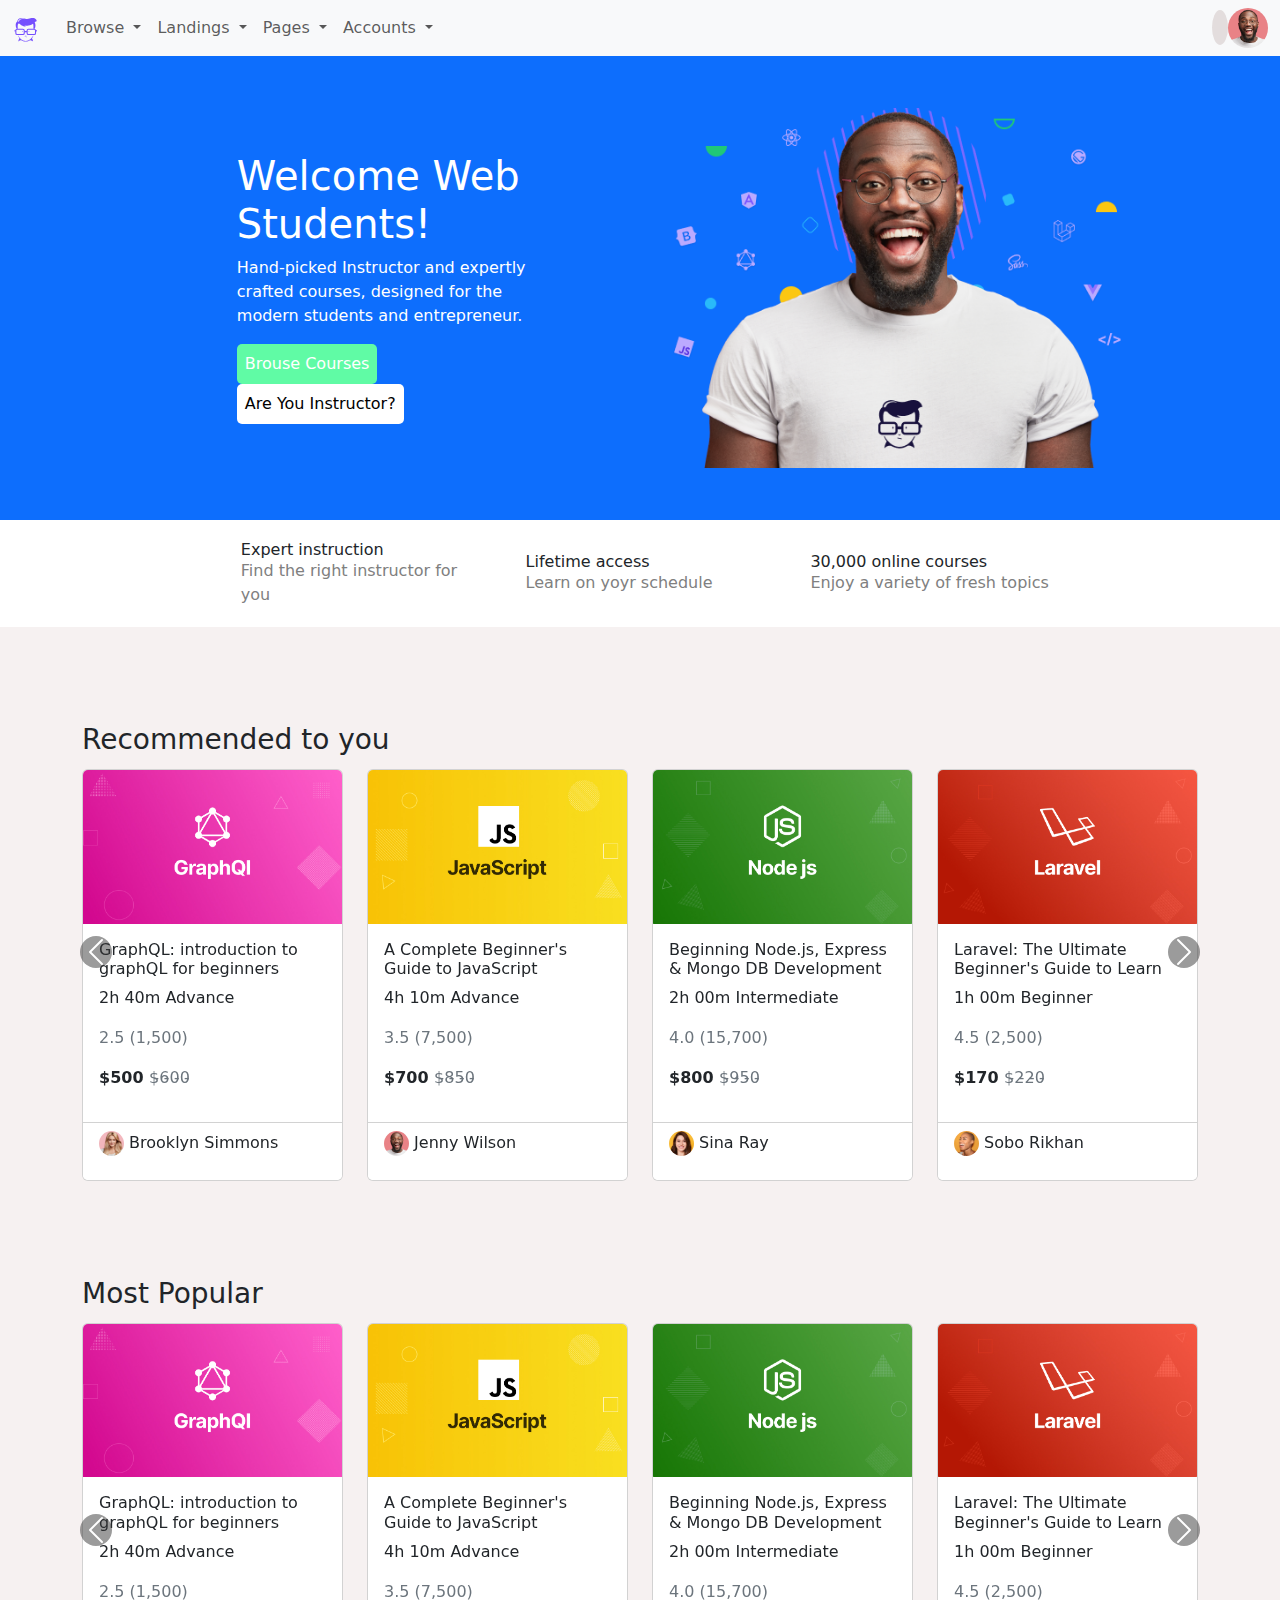
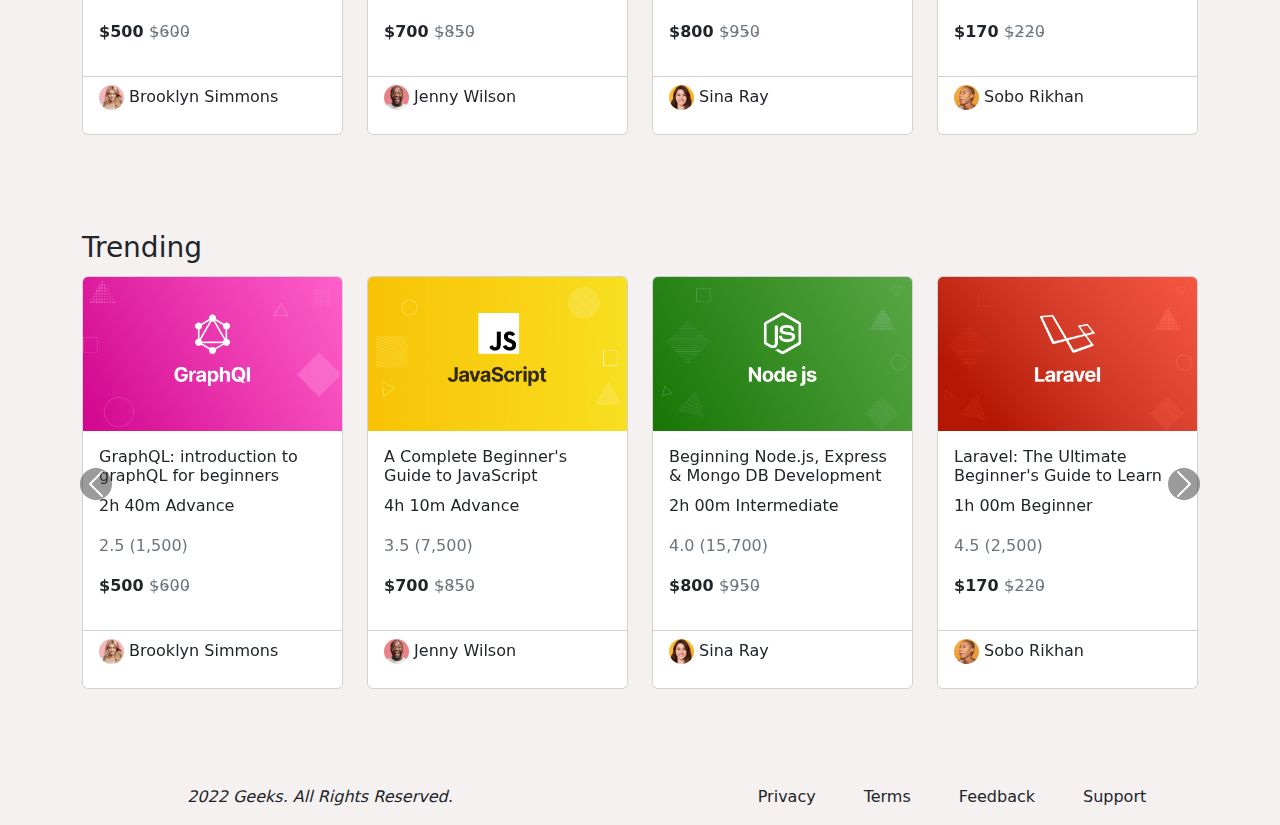
<file: index.html>
<!DOCTYPE html>
<html lang="en">
<head>
    <meta charset="UTF-8">
    <meta name="viewport" content="width=device-width, initial-scale=1.0">
    <link href="https://cdn.jsdelivr.net/npm/bootstrap@5.3.3/dist/css/bootstrap.min.css" rel="stylesheet" integrity="sha384-QWTKZyjpPEjISv5WaRU9OFeRpok6YctnYmDr5pNlyT2bRjXh0JMhjY6hW+ALEwIH" crossorigin="anonymous">
    <link rel="stylesheet" href="assets/css/style.css">
    <link rel="stylesheet" href="https://cdnjs.cloudflare.com/ajax/libs/font-awesome/6.5.1/css/all.min.css" integrity="sha512-DTOQO9RWCH3ppGqcWaEA1BIZOC6xxalwEsw9c2QQeAIftl+Vegovlnee1c9QX4TctnWMn13TZye+giMm8e2LwA==" crossorigin="anonymous" referrerpolicy="no-referrer" />
    <link rel="preconnect" href="https://fonts.googleapis.com">
<link rel="preconnect" href="https://fonts.gstatic.com" crossorigin>
    <title>Mockup</title>
</head>
<body>
    <header>
        <nav class="navbar navbar-expand-lg bg-body-tertiary w-100 ">
            <div class="container-fluid ">
                <div class="d-flex">
                  <a class="navbar-brand" href="#">
                    <img src="assets/logo.svg" alt="Bootstrap" width="30" height="24">
                  </a>
                  <div class="collapse navbar-collapse" id="navbarSupportedContent">
                    <ul class="navbar-nav me-auto mb-2 mb-lg-0">
                      <li class="nav-item dropdown">
                        <a class="nav-link dropdown-toggle" href="#" role="button" data-bs-toggle="dropdown" aria-expanded="false">
                        Browse
                        </a>
                        <ul class="dropdown-menu">
                          <li><a class="dropdown-item" href="#">Browse1</a></li>
                          <li><a class="dropdown-item" href="#">Browse2</a></li>
                          <li><a class="dropdown-item" href="#">Browse3</a></li>
                        </ul>
                      </li>
                      <li class="nav-item dropdown">
                        <a class="nav-link dropdown-toggle" href="#" role="button" data-bs-toggle="dropdown" aria-expanded="false">
                        Landings
                        </a>
                        <ul class="dropdown-menu">
                          <li><a class="dropdown-item" href="#">Landings1</a></li>
                          <li><a class="dropdown-item" href="#">Landings2</a></li>
                          <li><a class="dropdown-item" href="#">Landings3</a></li>
                        </ul>
                      </li>
                      <li class="nav-item dropdown">
                        <a class="nav-link dropdown-toggle" href="#" role="button" data-bs-toggle="dropdown" aria-expanded="false">
                        Pages
                        </a>
                        <ul class="dropdown-menu">
                          <li><a class="dropdown-item" href="#">Pages1</a></li>
                          <li><a class="dropdown-item" href="#">Pages2</a></li>
                          <li><a class="dropdown-item" href="#">Pages3</a></li>
                        </ul>
                      </li>
                      <li class="nav-item dropdown">
                        <a class="nav-link dropdown-toggle" href="#" role="button" data-bs-toggle="dropdown" aria-expanded="false">
                        Accounts
                        </a>
                        <ul class="dropdown-menu">
                          <li><a class="dropdown-item" href="#">Accounts1</a></li>
                          <li><a class="dropdown-item" href="#">Accounts2</a></li>
                          <li><a class="dropdown-item" href="#">Accounts3</a></li>
                        </ul>
                      </li>
                    </ul>
                  </div>
                </div>
              <div>
                    <i class="fa-regular fa-bell p-2"></i>
                    <img id="avatar1" src="assets/avatar-1.jpg" alt="avatar1" width="40" height="40">
                    <button class="navbar-toggler" type="button" data-bs-toggle="collapse" data-bs-target="#navbarSupportedContent" aria-controls="navbarSupportedContent" aria-expanded="false" aria-label="Toggle navigation">
                    <span class="navbar-toggler-icon"></span>
                  </button>
                </div>
            </div>
          </nav>
    </header>
    <main>
      <section id="sectionHero" class="container-fluid bg-primary "> 
        <div class="row align-items-center align-content-center  ">
          <div class="col-12 col-md-6" >
            <div class="m-5 p-5 ">
              <h1>Welcome Web Students!</h1>
              <p >Hand-picked Instructor and expertly crafted courses, designed for the modern students and entrepreneur.</p>
              <button class="border border-0 p-2">Brouse Courses</button>
              <button class="border border-0 p-2">Are You Instructor?</button>
            </div>
          </div>
          <div class="col-12 col-md-6" >  
            <div>
              <img class="img-fluid " src="assets/hero-img.png" alt="heroImg">
            </div>
          </div>    
        </div>   
      </section> 

      <section id="section2" class="container-fluid pt-3 pb-3 ">
        <div class="row m-0 ps-0 m-sm-1 ps-sm-0  ms-md-5 ps-md-4 pe-md-4 me-md-5 ">
          <div class=" col-12 col-md-4 d-flex flex-row align-items-center ">
            <div class="me-3">
                <i class="fa-solid fa-video"></i>
            </div>
            <div>
                <h6 class="mb-0 ">Expert instruction</h6>
                <span>Find the right instructor for you</span>
            </div>
          </div>
          <div class=" col-12 col-md-4 d-flex flex-row align-items-center">
            <div class="me-3">
              <i class="fa-solid fa-user"></i>
            </div>
            <div>
                <h6 class="mb-0">Lifetime access</h6>
                <span>Learn on yoyr schedule</span>
            </div>
          </div>
          <div class=" col-12 col-md-4 d-flex flex-row align-items-center">
            <div class="me-3">
              <i class="fa-solid fa-clock"></i>
            </div>
            <div>
                <h6 class="mb-0">30,000 online courses</h6>
                <span>Enjoy a variety of fresh topics</span>
            </div>
          </div>
      </section> 
      
    
      <section id="carouselCards" class="carousel slide mt-5 pb-5 mb-5">
        
        <div class="container">
          <h3 class="pb-1 pt-5">Recommended to you</h3>
          <div class="carousel-inner">
            <div class="carousel-item active">

              <div class="row gy-3 align-items-stretch d-flex">
                <div class="col-sm-6 col-lg-3">
                  <div class="card h-100 ">
                    <img src="assets/course-graphql.jpg" class="card-img-top" alt="GraphQI">
                    <div class="card-body">
                      <h6 class="card-title">GraphQL: introduction to graphQL for beginners</h6>
                      <p class="card-text"><i class="fa-regular fa-clock"></i> 2h 40m <i class="fa-solid fa-chart-simple"></i> Advance</p>
                      <p class="card-text text-warning"><i class="fa-solid fa-star"></i><i class="fa-solid fa-star"></i><i class="fa-solid fa-star-half-stroke"></i><i class="fa-regular fa-star"></i><i class="fa-regular fa-star"></i><span class="text-secondary "> 2.5 (1,500)</span></p>
                      <p class="fw-bold ">$500 <span class=" text-secondary fw-light  ">$̵6̵0̵0̵</span></p>
                    </div>
                    <ul class="list-group list-group-flush ">
                      <li class="list-group-item d-flex justify-content-between"><p><img src="assets/avatar-5.jpg" alt="BS"> Brooklyn Simmons</p><i class="fa-regular fa-bookmark"></i></li>
                  </ul>
                </div>
                </div>
                <div class="col-sm-6 col-lg-3">
                  <div class="card h-100 ">
                    <img src="assets/course-javascript.jpg" class="card-img-top" alt="Javascript">
                    <div class="card-body">
                      <h6 class="card-title">A Complete Beginner's Guide to JavaScript</h6>
                      <p class="card-text"><i class="fa-regular fa-clock"></i> 4h 10m <i class="fa-solid fa-chart-simple"></i> Advance</p>
                      <p class="card-text text-warning"><i class="fa-solid fa-star"></i><i class="fa-solid fa-star"></i><i class="fa-solid fa-star"></i><i class="fa-solid fa-star-half-stroke"><i class="fa-regular fa-star"></i></i><span class="text-secondary "> 3.5 (7,500)</span></p>
                      <p class="fw-bold ">$700 <span class="text-secondary fw-light ">$̵8̵5̵0̵</span></p>
                    </div>
                      <ul class="list-group list-group-flush">
                        <li class="list-group-item d-flex justify-content-between "><p><img src="assets/avatar-1.jpg" alt="JW"> Jenny Wilson</p><i class="fa-regular fa-bookmark"></i></li>
                      </ul>
                  </div>
                </div>
                <div class="col-sm-6 col-lg-3">
                  <div class="card h-100 ">
                    <img src="assets/course-node.jpg" class="card-img-top" alt="Node js">
                    <div class="card-body">
                      <h6 class="card-title">Beginning Node.js, Express & Mongo DB Development</h6>
                      <p class="card-text"><i class="fa-regular fa-clock"></i> 2h 00m <i class="fa-solid fa-chart-simple"></i> Intermediate</p>
                      <p class="card-text text-warning"><i class="fa-solid fa-star"></i><i class="fa-solid fa-star"></i><i class="fa-solid fa-star"></i><i class="fa-solid fa-star"><i class="fa-regular fa-star"></i></i><span class="text-secondary "> 4.0 (15,700)</span></p>
                      <p class="fw-bold ">$800 <span class="text-secondary fw-light ">$̵9̵5̵0̵</span></p>
                    </div>
                      <ul class="list-group list-group-flush">
                        <li class="list-group-item d-flex justify-content-between "><p><img src="assets/avatar-3.jpg" alt=""> Sina Ray</p><i class="fa-regular fa-bookmark"></i></li>
                      </ul>
                  </div>
                </div>
                <div class="col-sm-6 col-lg-3">
                  <div class="card h-100 ">
                    <img src="assets/course-laravel.jpg" class="card-img-top" alt="Laravel">
                    <div class="card-body ">
                      <h6 class="card-title">Laravel: The Ultimate Beginner's Guide to Learn</h6>
                      <p class="card-text "><i class="fa-regular fa-clock"></i> 1h 00m <i class="fa-solid fa-chart-simple"></i> Beginner</p>
                      <p class="card-text text-warning  "><i class="fa-solid fa-star"></i><i class="fa-solid fa-star"></i><i class="fa-solid fa-star"></i><i class="fa-solid fa-star"></i><i class="fa-solid fa-star-half-stroke"></i><span class="text-secondary "> 4.5 (2,500)</span></p>
                      <p class="fw-bold ">$170 <span class="text-secondary fw-light ">$̵2̵2̵0̵</span></p>
                    </div>
                      <ul class="list-group list-group-flush">
                        <li class="list-group-item d-flex justify-content-between "> <p><img src="assets/avatar-7.jpg" alt=""> Sobo Rikhan</p><i class="fa-regular fa-bookmark"></i></li>
                      </ul>
                  </div>
                </div>
              </div>    
            </div>

            <div class="carousel-item">
              <div class="row gy-3 align-items-stretch d-flex">
                <div class="col-sm-6 col-lg-3">
                  <div class="card h-100 ">
                    <img src="assets/course-html.jpg" class="card-img-top" alt="HTML5">
                    <div class="card-body">
                      <h6 class="card-title">HTML Full Course - Build a Website Tutorial</h6>
                      <p class="card-text"><i class="fa-regular fa-clock"></i> 3h 10m <i class="fa-solid fa-chart-simple"></i> Beginner</p>
                      <p class="card-text text-warning"><i class="fa-solid fa-star"></i><i class="fa-solid fa-star"></i><i class="fa-solid fa-star"></i><i class="fa-regular fa-star"></i><i class="fa-regular fa-star"></i></i><span class="text-secondary "> 3.0 (1,600)</span></p>
                      <p class="fw-bold ">$550 <span class=" text-secondary fw-light  ">$̵7̵0̵0̵</span></p>
                    </div>
                    <ul class="list-group list-group-flush ">
                      <li class="list-group-item d-flex justify-content-between"><p><img src="assets/avatar-8.jpg" alt="MW"> Miston Wilson</p> <i class="fa-regular fa-bookmark"></i></li>
                  </ul>
                </div>
                </div>
                <div class="col-sm-6 col-lg-3">
                  <div class="card h-100 ">
                    <img src="assets/course-node.jpg" class="card-img-top" alt="Node js">
                    <div class="card-body">
                      <h6 class="card-title">Beginning Node.js, Express & Mongo DB Development</h6>
                      <p class="card-text"><i class="fa-regular fa-clock"></i> 2h 00m <i class="fa-solid fa-chart-simple"></i> Intermediate</p>
                      <p class="card-text text-warning"><i class="fa-solid fa-star"></i><i class="fa-solid fa-star"></i><i class="fa-solid fa-star"></i><i class="fa-solid fa-star"><i class="fa-regular fa-star"></i></i><span class="text-secondary "> 4.0 (15,700)</span></p>
                      <p class="fw-bold ">$800 <span class="text-secondary fw-light ">$̵9̵5̵0̵</span></p>
                    </div>
                      <ul class="list-group list-group-flush">
                        <li class="list-group-item d-flex justify-content-between "><p><img src="assets/avatar-3.jpg" alt=""> Sina Ray</p><i class="fa-regular fa-bookmark"></i></li>
                      </ul>
                  </div>
                </div>
                <div class="col-sm-6 col-lg-3">
                  <div class="card h-100 ">
                    <img src="assets/course-react.jpg" class="card-img-top" alt="React">
                    <div class="card-body ">
                      <h6 class="card-title">How to easily create a website with React</h6>
                      <p class="card-text "><i class="fa-regular fa-clock"></i> 3h 55m <i class="fa-solid fa-chart-simple"></i> Advanced</p>
                      <p class="card-text text-warning  "><i class="fa-solid fa-star"></i><i class="fa-solid fa-star"></i><i class="fa-solid fa-star"></i><i class="fa-solid fa-star"></i><i class="fa-solid fa-star-half-stroke"></i><span class="text-secondary "> 4.5 (1,500)</span></p>
                      <p class="fw-bold ">$600 <span class="text-secondary fw-light ">$̵7̵5̵0̵</span></p>
                    </div>
                      <ul class="list-group list-group-flush">
                        <li class="list-group-item d-flex justify-content-between "> <p><img src="assets/avatar-2.jpg" alt=""> April Norms</p><i class="fa-regular fa-bookmark"></i></li>
                      </ul>
                  </div>
                </div>
                <div class="col-sm-6 col-lg-3">
                  <div class="card h-100 ">
                    <img src="assets/course-graphql.jpg" class="card-img-top" alt="GraphQI">
                    <div class="card-body">
                      <h6 class="card-title">GraphQL: introduction to graphQL for beginners</h6>
                      <p class="card-text"><i class="fa-regular fa-clock"></i> 2h 40m <i class="fa-solid fa-chart-simple"></i> Advance</p>
                      <p class="card-text text-warning"><i class="fa-solid fa-star"></i><i class="fa-solid fa-star"></i><i class="fa-solid fa-star-half-stroke"></i><i class="fa-regular fa-star"></i><i class="fa-regular fa-star"></i><span class="text-secondary "> 2.5 (1,500)</span></p>
                      <p class="fw-bold ">$500 <span class=" text-secondary fw-light  ">$̵6̵0̵0̵</span></p>
                    </div>
                    <ul class="list-group list-group-flush ">
                      <li class="list-group-item d-flex justify-content-between"><p><img src="assets/avatar-5.jpg" alt="BS"> Brooklyn Simmons</p> <i class="fa-regular fa-bookmark"></i></li>
                  </ul>
                </div>
                </div>

              </div>    
            </div>


            <div class="carousel-item">
              <div class="row gy-3 align-items-stretch d-flex">
                <div class="col-sm-6 col-lg-3">
                  <div class="card h-100 ">
                    <img src="assets/course-gatsby.jpg" class="card-img-top" alt="Gatsby">
                    <div class="card-body">
                      <h6 class="card-title">Revolutionize how you build the web</h6>
                      <p class="card-text"><i class="fa-regular fa-clock"></i> 1h 46m <i class="fa-solid fa-chart-simple"></i> Intermediate</p>
                      <p class="card-text text-warning"><i class="fa-solid fa-star"></i><i class="fa-solid fa-star"></i><i class="fa-regular fa-star"></i><i class="fa-regular fa-star"></i><i class="fa-regular fa-star"></i><span class="text-secondary "> 2.0 (16,500)</span></p>
                      <p class="fw-bold ">$800 <span class=" text-secondary fw-light  ">$̵8̵5̵0̵</span></p>
                    </div>
                    <ul class="list-group list-group-flush ">
                      <li class="list-group-item d-flex justify-content-between"><p><img src="assets/avatar-6.jpg" alt="JW">Jenny Wilson</p> <i class="fa-regular fa-bookmark"></i></li>
                  </ul>
                </div>
                </div>
                <div class="col-sm-6 col-lg-3">
                  <div class="card h-100 ">
                    <img src="assets/course-graphql.jpg" class="card-img-top" alt="GraphQI">
                    <div class="card-body">
                      <h6 class="card-title">GraphQL: introduction to graphQL for beginners</h6>
                      <p class="card-text"><i class="fa-regular fa-clock"></i> 2h 40m <i class="fa-solid fa-chart-simple"></i> Advance</p>
                      <p class="card-text text-warning"><i class="fa-solid fa-star"></i><i class="fa-solid fa-star"></i><i class="fa-solid fa-star-half-stroke"></i><i class="fa-regular fa-star"></i><i class="fa-regular fa-star"></i><span class="text-secondary "> 2.5 (1,500)</span></p>
                      <p class="fw-bold ">$500 <span class=" text-secondary fw-light  ">$̵6̵0̵0̵</span></p>
                    </div>
                    <ul class="list-group list-group-flush ">
                      <li class="list-group-item d-flex justify-content-between"><p><img src="assets/avatar-5.jpg" alt="BS"> Brooklyn Simmons</p> <i class="fa-regular fa-bookmark"></i></li>
                  </ul>
                </div>
                </div>
                <div class="col-sm-6 col-lg-3">
                  <div class="card h-100 ">
                    <img src="assets/course-laravel.jpg" class="card-img-top" alt="Laravel">
                    <div class="card-body ">
                      <h6 class="card-title">Laravel: The Ultimate Beginner's Guide to Learn</h6>
                      <p class="card-text "><i class="fa-regular fa-clock"></i> 1h 00m <i class="fa-solid fa-chart-simple"></i> Beginner</p>
                      <p class="card-text text-warning  "><i class="fa-solid fa-star"></i><i class="fa-solid fa-star"></i><i class="fa-solid fa-star"></i><i class="fa-solid fa-star"></i><i class="fa-solid fa-star-half-stroke"></i><span class="text-secondary "> 4.5 (2,500)</span></p>
                      <p class="fw-bold ">$170 <span class="text-secondary fw-light ">$̵2̵2̵0̵</span></p>
                    </div>
                      <ul class="list-group list-group-flush">
                        <li class="list-group-item d-flex justify-content-between "> <p><img src="assets/avatar-7.jpg" alt=""> Sobo Rikhan</p><i class="fa-regular fa-bookmark"></i></li>
                      </ul>
                  </div>
                </div>
                <div class="col-sm-6 col-lg-3">
                  <div class="card h-100 ">
                    <img src="assets/course-javascript.jpg" class="card-img-top" alt="Javascript">
                    <div class="card-body">
                      <h6 class="card-title">A Complete Beginner's Guide to JavaScript</h6>
                      <p class="card-text"><i class="fa-regular fa-clock"></i> 4h 10m <i class="fa-solid fa-chart-simple"></i> Advance</p>
                      <p class="card-text text-warning"><i class="fa-solid fa-star"></i><i class="fa-solid fa-star"></i><i class="fa-solid fa-star"></i><i class="fa-solid fa-star-half-stroke"><i class="fa-regular fa-star"></i></i><span class="text-secondary "> 3.5 (7,500)</span></p>
                      <p class="fw-bold ">$700 <span class="text-secondary fw-light ">$̵8̵5̵0̵</span></p>
                    </div>
                      <ul class="list-group list-group-flush">
                        <li class="list-group-item d-flex justify-content-between "><p><img src="assets/avatar-1.jpg" alt="JW"> Jenny Wilson</p><i class="fa-regular fa-bookmark"></i></li>
                      </ul>
                  </div>
                </div>
            </div>
          </div>
           
          </div>
          </div>
          <button class="carousel-control-prev" type="button" data-bs-target="#carouselCards" data-bs-slide="prev">
            <span class="carousel-control-prev-icon" aria-hidden="true"></span>
            <span class="visually-hidden">Previous</span>
          </button>
          <button class="carousel-control-next" type="button" data-bs-target="#carouselCards" data-bs-slide="next">
            <span class="carousel-control-next-icon" aria-hidden="true"></span>
            <span class="visually-hidden">Next</span>
          </button>
        </div>
          </div>
        </div>
      </div>
    </div>
      </section>

      <section id="carouselCards1" class="carousel slide mt-5 pb-5 mb-5">
        
        <div class="container">
          <h3 class="pb-1 ">Most Popular</h3>
          <div class="carousel-inner">
            <div class="carousel-item active">

              <div class="row gy-3 align-items-stretch d-flex">
                <div class="col-sm-6 col-lg-3">
                  <div class="card h-100 ">
                    <img src="assets/course-graphql.jpg" class="card-img-top" alt="GraphQI">
                    <div class="card-body">
                      <h6 class="card-title">GraphQL: introduction to graphQL for beginners</h6>
                      <p class="card-text"><i class="fa-regular fa-clock"></i> 2h 40m <i class="fa-solid fa-chart-simple"></i> Advance</p>
                      <p class="card-text text-warning"><i class="fa-solid fa-star"></i><i class="fa-solid fa-star"></i><i class="fa-solid fa-star-half-stroke"></i><i class="fa-regular fa-star"></i><i class="fa-regular fa-star"></i><span class="text-secondary "> 2.5 (1,500)</span></p>
                      <p class="fw-bold ">$500 <span class=" text-secondary fw-light  ">$̵6̵0̵0̵</span></p>
                    </div>
                    <ul class="list-group list-group-flush ">
                      <li class="list-group-item d-flex justify-content-between"><p><img src="assets/avatar-5.jpg" alt="BS"> Brooklyn Simmons</p> <i class="fa-regular fa-bookmark"></i></li>
                  </ul>
                </div>
                </div>
                <div class="col-sm-6 col-lg-3">
                  <div class="card h-100 ">
                    <img src="assets/course-javascript.jpg" class="card-img-top" alt="Javascript">
                    <div class="card-body">
                      <h6 class="card-title">A Complete Beginner's Guide to JavaScript</h6>
                      <p class="card-text"><i class="fa-regular fa-clock"></i> 4h 10m <i class="fa-solid fa-chart-simple"></i> Advance</p>
                      <p class="card-text text-warning"><i class="fa-solid fa-star"></i><i class="fa-solid fa-star"></i><i class="fa-solid fa-star"></i><i class="fa-solid fa-star-half-stroke"><i class="fa-regular fa-star"></i></i><span class="text-secondary "> 3.5 (7,500)</span></p>
                      <p class="fw-bold ">$700 <span class="text-secondary fw-light ">$̵8̵5̵0̵</span></p>
                    </div>
                      <ul class="list-group list-group-flush">
                        <li class="list-group-item d-flex justify-content-between "><p><img src="assets/avatar-1.jpg" alt="JW"> Jenny Wilson</p><i class="fa-regular fa-bookmark"></i></li>
                      </ul>
                  </div>
                </div>
                <div class="col-sm-6 col-lg-3">
                  <div class="card h-100 ">
                    <img src="assets/course-node.jpg" class="card-img-top" alt="Node js">
                    <div class="card-body">
                      <h6 class="card-title">Beginning Node.js, Express & Mongo DB Development</h6>
                      <p class="card-text"><i class="fa-regular fa-clock"></i> 2h 00m <i class="fa-solid fa-chart-simple"></i> Intermediate</p>
                      <p class="card-text text-warning"><i class="fa-solid fa-star"></i><i class="fa-solid fa-star"></i><i class="fa-solid fa-star"></i><i class="fa-solid fa-star"><i class="fa-regular fa-star"></i></i><span class="text-secondary "> 4.0 (15,700)</span></p>
                      <p class="fw-bold ">$800 <span class="text-secondary fw-light ">$̵9̵5̵0̵</span></p>
                    </div>
                      <ul class="list-group list-group-flush">
                        <li class="list-group-item d-flex justify-content-between "><p><img src="assets/avatar-3.jpg" alt=""> Sina Ray</p><i class="fa-regular fa-bookmark"></i></li>
                      </ul>
                  </div>
                </div>
                <div class="col-sm-6 col-lg-3">
                  <div class="card h-100 ">
                    <img src="assets/course-laravel.jpg" class="card-img-top" alt="Laravel">
                    <div class="card-body ">
                      <h6 class="card-title">Laravel: The Ultimate Beginner's Guide to Learn</h6>
                      <p class="card-text "><i class="fa-regular fa-clock"></i> 1h 00m <i class="fa-solid fa-chart-simple"></i> Beginner</p>
                      <p class="card-text text-warning  "><i class="fa-solid fa-star"></i><i class="fa-solid fa-star"></i><i class="fa-solid fa-star"></i><i class="fa-solid fa-star"></i><i class="fa-solid fa-star-half-stroke"></i><span class="text-secondary "> 4.5 (2,500)</span></p>
                      <p class="fw-bold ">$170 <span class="text-secondary fw-light ">$̵2̵2̵0̵</span></p>
                    </div>
                      <ul class="list-group list-group-flush">
                        <li class="list-group-item d-flex justify-content-between "> <p><img src="assets/avatar-7.jpg" alt=""> Sobo Rikhan</p><i class="fa-regular fa-bookmark"></i></li>
                      </ul>
                  </div>
                </div>
              </div>    
            </div>

            <div class="carousel-item">
              <div class="row gy-3 align-items-stretch d-flex">
                <div class="col-sm-6 col-lg-3">
                  <div class="card h-100 ">
                    <img src="assets/course-html.jpg" class="card-img-top" alt="HTML5">
                    <div class="card-body">
                      <h6 class="card-title">HTML Full Course - Build a Website Tutorial</h6>
                      <p class="card-text"><i class="fa-regular fa-clock"></i> 3h 10m <i class="fa-solid fa-chart-simple"></i> Beginner</p>
                      <p class="card-text text-warning"><i class="fa-solid fa-star"></i><i class="fa-solid fa-star"></i><i class="fa-solid fa-star"></i><i class="fa-regular fa-star"></i><i class="fa-regular fa-star"></i></i><span class="text-secondary "> 3.0 (1,600)</span></p>
                      <p class="fw-bold ">$550 <span class=" text-secondary fw-light  ">$̵7̵0̵0̵</span></p>
                    </div>
                    <ul class="list-group list-group-flush ">
                      <li class="list-group-item d-flex justify-content-between"><p><img src="assets/avatar-8.jpg" alt="MW"> Miston Wilson</p> <i class="fa-regular fa-bookmark"></i></li>
                  </ul>
                </div>
                </div>
                <div class="col-sm-6 col-lg-3">
                  <div class="card h-100 ">
                    <img src="assets/course-node.jpg" class="card-img-top" alt="Node js">
                    <div class="card-body">
                      <h6 class="card-title">Beginning Node.js, Express & Mongo DB Development</h6>
                      <p class="card-text"><i class="fa-regular fa-clock"></i> 2h 00m <i class="fa-solid fa-chart-simple"></i> Intermediate</p>
                      <p class="card-text text-warning"><i class="fa-solid fa-star"></i><i class="fa-solid fa-star"></i><i class="fa-solid fa-star"></i><i class="fa-solid fa-star"><i class="fa-regular fa-star"></i></i><span class="text-secondary "> 4.0 (15,700)</span></p>
                      <p class="fw-bold ">$800 <span class="text-secondary fw-light ">$̵9̵5̵0̵</span></p>
                    </div>
                      <ul class="list-group list-group-flush">
                        <li class="list-group-item d-flex justify-content-between "><p><img src="assets/avatar-3.jpg" alt=""> Sina Ray</p><i class="fa-regular fa-bookmark"></i></li>
                      </ul>
                  </div>
                </div>
                <div class="col-sm-6 col-lg-3">
                  <div class="card h-100 ">
                    <img src="assets/course-react.jpg" class="card-img-top" alt="React">
                    <div class="card-body ">
                      <h6 class="card-title">How to easily create a website with React</h6>
                      <p class="card-text "><i class="fa-regular fa-clock"></i> 3h 55m <i class="fa-solid fa-chart-simple"></i> Advanced</p>
                      <p class="card-text text-warning  "><i class="fa-solid fa-star"></i><i class="fa-solid fa-star"></i><i class="fa-solid fa-star"></i><i class="fa-solid fa-star"></i><i class="fa-solid fa-star-half-stroke"></i><span class="text-secondary "> 4.5 (1,500)</span></p>
                      <p class="fw-bold ">$600 <span class="text-secondary fw-light ">$̵7̵5̵0̵</span></p>
                    </div>
                      <ul class="list-group list-group-flush">
                        <li class="list-group-item d-flex justify-content-between "> <p><img src="assets/avatar-2.jpg" alt=""> April Norms</p><i class="fa-regular fa-bookmark"></i></li>
                      </ul>
                  </div>
                </div>
                <div class="col-sm-6 col-lg-3">
                  <div class="card h-100 ">
                    <img src="assets/course-graphql.jpg" class="card-img-top" alt="GraphQI">
                    <div class="card-body">
                      <h6 class="card-title">GraphQL: introduction to graphQL for beginners</h6>
                      <p class="card-text"><i class="fa-regular fa-clock"></i> 2h 40m <i class="fa-solid fa-chart-simple"></i> Advance</p>
                      <p class="card-text text-warning"><i class="fa-solid fa-star"></i><i class="fa-solid fa-star"></i><i class="fa-solid fa-star-half-stroke"></i><i class="fa-regular fa-star"></i><i class="fa-regular fa-star"></i><span class="text-secondary "> 2.5 (1,500)</span></p>
                      <p class="fw-bold ">$500 <span class=" text-secondary fw-light  ">$̵6̵0̵0̵</span></p>
                    </div>
                    <ul class="list-group list-group-flush ">
                      <li class="list-group-item d-flex justify-content-between"><p><img src="assets/avatar-5.jpg" alt="BS"> Brooklyn Simmons</p> <i class="fa-regular fa-bookmark"></i></li>
                  </ul>
                </div>
                </div>

              </div>    
            </div>


            <div class="carousel-item">
              <div class="row gy-3 align-items-stretch d-flex">
                <div class="col-sm-6 col-lg-3">
                  <div class="card h-100 ">
                    <img src="assets/course-gatsby.jpg" class="card-img-top" alt="Gatsby">
                    <div class="card-body">
                      <h6 class="card-title">Revolutionize how you build the web</h6>
                      <p class="card-text"><i class="fa-regular fa-clock"></i> 1h 46m <i class="fa-solid fa-chart-simple"></i> Intermediate</p>
                      <p class="card-text text-warning"><i class="fa-solid fa-star"></i><i class="fa-solid fa-star"></i><i class="fa-regular fa-star"></i><i class="fa-regular fa-star"></i><i class="fa-regular fa-star"></i><span class="text-secondary "> 2.0 (16,500)</span></p>
                      <p class="fw-bold ">$800 <span class=" text-secondary fw-light  ">$̵8̵5̵0̵</span></p>
                    </div>
                    <ul class="list-group list-group-flush ">
                      <li class="list-group-item d-flex justify-content-between"><p><img src="assets/avatar-6.jpg" alt="JW">Jenny Wilson</p> <i class="fa-regular fa-bookmark"></i></li>
                  </ul>
                </div>
                </div>
                <div class="col-sm-6 col-lg-3">
                  <div class="card h-100 ">
                    <img src="assets/course-graphql.jpg" class="card-img-top" alt="GraphQI">
                    <div class="card-body">
                      <h6 class="card-title">GraphQL: introduction to graphQL for beginners</h6>
                      <p class="card-text"><i class="fa-regular fa-clock"></i> 2h 40m <i class="fa-solid fa-chart-simple"></i> Advance</p>
                      <p class="card-text text-warning"><i class="fa-solid fa-star"></i><i class="fa-solid fa-star"></i><i class="fa-solid fa-star-half-stroke"></i><i class="fa-regular fa-star"></i><i class="fa-regular fa-star"></i><span class="text-secondary "> 2.5 (1,500)</span></p>
                      <p class="fw-bold ">$500 <span class=" text-secondary fw-light  ">$̵6̵0̵0̵</span></p>
                    </div>
                    <ul class="list-group list-group-flush ">
                      <li class="list-group-item d-flex justify-content-between"><p><img src="assets/avatar-5.jpg" alt="BS"> Brooklyn Simmons</p> <i class="fa-regular fa-bookmark"></i></li>
                  </ul>
                </div>
                </div>
                <div class="col-sm-6 col-lg-3">
                  <div class="card h-100 ">
                    <img src="assets/course-laravel.jpg" class="card-img-top" alt="Laravel">
                    <div class="card-body ">
                      <h6 class="card-title">Laravel: The Ultimate Beginner's Guide to Learn</h6>
                      <p class="card-text "><i class="fa-regular fa-clock"></i> 1h 00m <i class="fa-solid fa-chart-simple"></i> Beginner</p>
                      <p class="card-text text-warning  "><i class="fa-solid fa-star"></i><i class="fa-solid fa-star"></i><i class="fa-solid fa-star"></i><i class="fa-solid fa-star"></i><i class="fa-solid fa-star-half-stroke"></i><span class="text-secondary "> 4.5 (2,500)</span></p>
                      <p class="fw-bold ">$170 <span class="text-secondary fw-light ">$̵2̵2̵0̵</span></p>
                    </div>
                      <ul class="list-group list-group-flush">
                        <li class="list-group-item d-flex justify-content-between "> <p><img src="assets/avatar-7.jpg" alt=""> Sobo Rikhan</p><i class="fa-regular fa-bookmark"></i></li>
                      </ul>
                  </div>
                </div>
                <div class="col-sm-6 col-lg-3">
                  <div class="card h-100 ">
                    <img src="assets/course-javascript.jpg" class="card-img-top" alt="Javascript">
                    <div class="card-body">
                      <h6 class="card-title">A Complete Beginner's Guide to JavaScript</h6>
                      <p class="card-text"><i class="fa-regular fa-clock"></i> 4h 10m <i class="fa-solid fa-chart-simple"></i> Advance</p>
                      <p class="card-text text-warning"><i class="fa-solid fa-star"></i><i class="fa-solid fa-star"></i><i class="fa-solid fa-star"></i><i class="fa-solid fa-star-half-stroke"><i class="fa-regular fa-star"></i></i><span class="text-secondary "> 3.5 (7,500)</span></p>
                      <p class="fw-bold ">$700 <span class="text-secondary fw-light ">$̵8̵5̵0̵</span></p>
                    </div>
                      <ul class="list-group list-group-flush">
                        <li class="list-group-item d-flex justify-content-between "><p><img src="assets/avatar-1.jpg" alt="JW"> Jenny Wilson</p><i class="fa-regular fa-bookmark"></i></li>
                      </ul>
                  </div>
                </div>
            </div>
          </div>
           
          </div>
          </div>
          <button class="carousel-control-prev" type="button" data-bs-target="#carouselCards1" data-bs-slide="prev">
            <span class="carousel-control-prev-icon" aria-hidden="true"></span>
            <span class="visually-hidden">Previous</span>
          </button>
          <button class="carousel-control-next" type="button" data-bs-target="#carouselCards1" data-bs-slide="next">
            <span class="carousel-control-next-icon" aria-hidden="true"></span>
            <span class="visually-hidden">Next</span>
          </button>
        </div>
          </div>
        </div>
      </div>
    </div>
      </section>

      <section id="carouselCards2" class="carousel slide mt-5 pb-5 mb-5">
        
        <div class="container">
          <h3 class="pb-1 ">Trending</h3>
          <div class="carousel-inner">
            <div class="carousel-item active">

              <div class="row gy-3 align-items-stretch d-flex">
                <div class="col-sm-6 col-lg-3">
                  <div class="card h-100 ">
                    <img src="assets/course-graphql.jpg" class="card-img-top" alt="GraphQI">
                    <div class="card-body">
                      <h6 class="card-title">GraphQL: introduction to graphQL for beginners</h6>
                      <p class="card-text"><i class="fa-regular fa-clock"></i> 2h 40m <i class="fa-solid fa-chart-simple"></i> Advance</p>
                      <p class="card-text text-warning"><i class="fa-solid fa-star"></i><i class="fa-solid fa-star"></i><i class="fa-solid fa-star-half-stroke"></i><i class="fa-regular fa-star"></i><i class="fa-regular fa-star"></i><span class="text-secondary "> 2.5 (1,500)</span></p>
                      <p class="fw-bold ">$500 <span class=" text-secondary fw-light  ">$̵6̵0̵0̵</span></p>
                    </div>
                    <ul class="list-group list-group-flush ">
                      <li class="list-group-item d-flex justify-content-between"><p><img src="assets/avatar-5.jpg" alt="BS"> Brooklyn Simmons</p> <i class="fa-regular fa-bookmark"></i></li>
                  </ul>
                </div>
                </div>
                <div class="col-sm-6 col-lg-3">
                  <div class="card h-100 ">
                    <img src="assets/course-javascript.jpg" class="card-img-top" alt="Javascript">
                    <div class="card-body">
                      <h6 class="card-title">A Complete Beginner's Guide to JavaScript</h6>
                      <p class="card-text"><i class="fa-regular fa-clock"></i> 4h 10m <i class="fa-solid fa-chart-simple"></i> Advance</p>
                      <p class="card-text text-warning"><i class="fa-solid fa-star"></i><i class="fa-solid fa-star"></i><i class="fa-solid fa-star"></i><i class="fa-solid fa-star-half-stroke"><i class="fa-regular fa-star"></i></i><span class="text-secondary "> 3.5 (7,500)</span></p>
                      <p class="fw-bold ">$700 <span class="text-secondary fw-light ">$̵8̵5̵0̵</span></p>
                    </div>
                      <ul class="list-group list-group-flush">
                        <li class="list-group-item d-flex justify-content-between "><p><img src="assets/avatar-1.jpg" alt="JW"> Jenny Wilson</p><i class="fa-regular fa-bookmark"></i></li>
                      </ul>
                  </div>
                </div>
                <div class="col-sm-6 col-lg-3">
                  <div class="card h-100 ">
                    <img src="assets/course-node.jpg" class="card-img-top" alt="Node js">
                    <div class="card-body">
                      <h6 class="card-title">Beginning Node.js, Express & Mongo DB Development</h6>
                      <p class="card-text"><i class="fa-regular fa-clock"></i> 2h 00m <i class="fa-solid fa-chart-simple"></i> Intermediate</p>
                      <p class="card-text text-warning"><i class="fa-solid fa-star"></i><i class="fa-solid fa-star"></i><i class="fa-solid fa-star"></i><i class="fa-solid fa-star"><i class="fa-regular fa-star"></i></i><span class="text-secondary "> 4.0 (15,700)</span></p>
                      <p class="fw-bold ">$800 <span class="text-secondary fw-light ">$̵9̵5̵0̵</span></p>
                    </div>
                      <ul class="list-group list-group-flush">
                        <li class="list-group-item d-flex justify-content-between "><p><img src="assets/avatar-3.jpg" alt=""> Sina Ray</p><i class="fa-regular fa-bookmark"></i></li>
                      </ul>
                  </div>
                </div>
                <div class="col-sm-6 col-lg-3">
                  <div class="card h-100 ">
                    <img src="assets/course-laravel.jpg" class="card-img-top" alt="Laravel">
                    <div class="card-body ">
                      <h6 class="card-title">Laravel: The Ultimate Beginner's Guide to Learn</h6>
                      <p class="card-text "><i class="fa-regular fa-clock"></i> 1h 00m <i class="fa-solid fa-chart-simple"></i> Beginner</p>
                      <p class="card-text text-warning  "><i class="fa-solid fa-star"></i><i class="fa-solid fa-star"></i><i class="fa-solid fa-star"></i><i class="fa-solid fa-star"></i><i class="fa-solid fa-star-half-stroke"></i><span class="text-secondary "> 4.5 (2,500)</span></p>
                      <p class="fw-bold ">$170 <span class="text-secondary fw-light ">$̵2̵2̵0̵</span></p>
                    </div>
                      <ul class="list-group list-group-flush">
                        <li class="list-group-item d-flex justify-content-between "> <p><img src="assets/avatar-7.jpg" alt=""> Sobo Rikhan</p><i class="fa-regular fa-bookmark"></i></li>
                      </ul>
                  </div>
                </div>
              </div>    
            </div>

            <div class="carousel-item">
              <div class="row gy-3 align-items-stretch d-flex">
                <div class="col-sm-6 col-lg-3">
                  <div class="card h-100 ">
                    <img src="assets/course-html.jpg" class="card-img-top" alt="HTML5">
                    <div class="card-body">
                      <h6 class="card-title">HTML Full Course - Build a Website Tutorial</h6>
                      <p class="card-text"><i class="fa-regular fa-clock"></i> 3h 10m <i class="fa-solid fa-chart-simple"></i> Beginner</p>
                      <p class="card-text text-warning"><i class="fa-solid fa-star"></i><i class="fa-solid fa-star"></i><i class="fa-solid fa-star"></i><i class="fa-regular fa-star"></i><i class="fa-regular fa-star"></i></i><span class="text-secondary "> 3.0 (1,600)</span></p>
                      <p class="fw-bold ">$550 <span class=" text-secondary fw-light  ">$̵7̵0̵0̵</span></p>
                    </div>
                    <ul class="list-group list-group-flush ">
                      <li class="list-group-item d-flex justify-content-between"><p><img src="assets/avatar-8.jpg" alt="MW"> Miston Wilson</p> <i class="fa-regular fa-bookmark"></i></li>
                  </ul>
                </div>
                </div>
                <div class="col-sm-6 col-lg-3">
                  <div class="card h-100 ">
                    <img src="assets/course-node.jpg" class="card-img-top" alt="Node js">
                    <div class="card-body">
                      <h6 class="card-title">Beginning Node.js, Express & Mongo DB Development</h6>
                      <p class="card-text"><i class="fa-regular fa-clock"></i> 2h 00m <i class="fa-solid fa-chart-simple"></i> Intermediate</p>
                      <p class="card-text text-warning"><i class="fa-solid fa-star"></i><i class="fa-solid fa-star"></i><i class="fa-solid fa-star"></i><i class="fa-solid fa-star"><i class="fa-regular fa-star"></i></i><span class="text-secondary "> 4.0 (15,700)</span></p>
                      <p class="fw-bold ">$800 <span class="text-secondary fw-light ">$̵9̵5̵0̵</span></p>
                    </div>
                      <ul class="list-group list-group-flush">
                        <li class="list-group-item d-flex justify-content-between "><p><img src="assets/avatar-3.jpg" alt=""> Sina Ray</p><i class="fa-regular fa-bookmark"></i></li>
                      </ul>
                  </div>
                </div>
                <div class="col-sm-6 col-lg-3">
                  <div class="card h-100 ">
                    <img src="assets/course-react.jpg" class="card-img-top" alt="React">
                    <div class="card-body ">
                      <h6 class="card-title">How to easily create a website with React</h6>
                      <p class="card-text "><i class="fa-regular fa-clock"></i> 3h 55m <i class="fa-solid fa-chart-simple"></i> Advanced</p>
                      <p class="card-text text-warning  "><i class="fa-solid fa-star"></i><i class="fa-solid fa-star"></i><i class="fa-solid fa-star"></i><i class="fa-solid fa-star"></i><i class="fa-solid fa-star-half-stroke"></i><span class="text-secondary "> 4.5 (1,500)</span></p>
                      <p class="fw-bold ">$600 <span class="text-secondary fw-light ">$̵7̵5̵0̵</span></p>
                    </div>
                      <ul class="list-group list-group-flush">
                        <li class="list-group-item d-flex justify-content-between "> <p><img src="assets/avatar-2.jpg" alt=""> April Norms</p><i class="fa-regular fa-bookmark"></i></li>
                      </ul>
                  </div>
                </div>
                <div class="col-sm-6 col-lg-3">
                  <div class="card h-100 ">
                    <img src="assets/course-graphql.jpg" class="card-img-top" alt="GraphQI">
                    <div class="card-body">
                      <h6 class="card-title">GraphQL: introduction to graphQL for beginners</h6>
                      <p class="card-text"><i class="fa-regular fa-clock"></i> 2h 40m <i class="fa-solid fa-chart-simple"></i> Advance</p>
                      <p class="card-text text-warning"><i class="fa-solid fa-star"></i><i class="fa-solid fa-star"></i><i class="fa-solid fa-star-half-stroke"></i><i class="fa-regular fa-star"></i><i class="fa-regular fa-star"></i><span class="text-secondary "> 2.5 (1,500)</span></p>
                      <p class="fw-bold ">$500 <span class=" text-secondary fw-light  ">$̵6̵0̵0̵</span></p>
                    </div>
                    <ul class="list-group list-group-flush ">
                      <li class="list-group-item d-flex justify-content-between"><p><img src="assets/avatar-5.jpg" alt="BS"> Brooklyn Simmons</p> <i class="fa-regular fa-bookmark"></i></li>
                  </ul>
                </div>
                </div>

              </div>    
            </div>


            <div class="carousel-item">
              <div class="row gy-3 align-items-stretch d-flex">
                <div class="col-sm-6 col-lg-3">
                  <div class="card h-100 ">
                    <img src="assets/course-gatsby.jpg" class="card-img-top" alt="Gatsby">
                    <div class="card-body">
                      <h6 class="card-title">Revolutionize how you build the web</h6>
                      <p class="card-text"><i class="fa-regular fa-clock"></i> 1h 46m <i class="fa-solid fa-chart-simple"></i> Intermediate</p>
                      <p class="card-text text-warning"><i class="fa-solid fa-star"></i><i class="fa-solid fa-star"></i><i class="fa-regular fa-star"></i><i class="fa-regular fa-star"></i><i class="fa-regular fa-star"></i><span class="text-secondary "> 2.0 (16,500)</span></p>
                      <p class="fw-bold ">$800 <span class=" text-secondary fw-light  ">$̵8̵5̵0̵</span></p>
                    </div>
                    <ul class="list-group list-group-flush ">
                      <li class="list-group-item d-flex justify-content-between"><p><img src="assets/avatar-6.jpg" alt="JW">Jenny Wilson</p> <i class="fa-regular fa-bookmark"></i></li>
                  </ul>
                </div>
                </div>
                <div class="col-sm-6 col-lg-3">
                  <div class="card h-100 ">
                    <img src="assets/course-graphql.jpg" class="card-img-top" alt="GraphQI">
                    <div class="card-body">
                      <h6 class="card-title">GraphQL: introduction to graphQL for beginners</h6>
                      <p class="card-text"><i class="fa-regular fa-clock"></i> 2h 40m <i class="fa-solid fa-chart-simple"></i> Advance</p>
                      <p class="card-text text-warning"><i class="fa-solid fa-star"></i><i class="fa-solid fa-star"></i><i class="fa-solid fa-star-half-stroke"></i><i class="fa-regular fa-star"></i><i class="fa-regular fa-star"></i><span class="text-secondary "> 2.5 (1,500)</span></p>
                      <p class="fw-bold ">$500 <span class=" text-secondary fw-light  ">$̵6̵0̵0̵</span></p>
                    </div>
                    <ul class="list-group list-group-flush ">
                      <li class="list-group-item d-flex justify-content-between"><p><img src="assets/avatar-5.jpg" alt="BS"> Brooklyn Simmons</p> <i class="fa-regular fa-bookmark"></i></li>
                  </ul>
                </div>
                </div>
                <div class="col-sm-6 col-lg-3">
                  <div class="card h-100 ">
                    <img src="assets/course-laravel.jpg" class="card-img-top" alt="Laravel">
                    <div class="card-body ">
                      <h6 class="card-title">Laravel: The Ultimate Beginner's Guide to Learn</h6>
                      <p class="card-text "><i class="fa-regular fa-clock"></i> 1h 00m <i class="fa-solid fa-chart-simple"></i> Beginner</p>
                      <p class="card-text text-warning  "><i class="fa-solid fa-star"></i><i class="fa-solid fa-star"></i><i class="fa-solid fa-star"></i><i class="fa-solid fa-star"></i><i class="fa-solid fa-star-half-stroke"></i><span class="text-secondary "> 4.5 (2,500)</span></p>
                      <p class="fw-bold ">$170 <span class="text-secondary fw-light ">$̵2̵2̵0̵</span></p>
                    </div>
                      <ul class="list-group list-group-flush">
                        <li class="list-group-item d-flex justify-content-between "> <p><img src="assets/avatar-7.jpg" alt=""> Sobo Rikhan</p><i class="fa-regular fa-bookmark"></i></li>
                      </ul>
                  </div>
                </div>
                <div class="col-sm-6 col-lg-3">
                  <div class="card h-100 ">
                    <img src="assets/course-javascript.jpg" class="card-img-top" alt="Javascript">
                    <div class="card-body">
                      <h6 class="card-title">A Complete Beginner's Guide to JavaScript</h6>
                      <p class="card-text"><i class="fa-regular fa-clock"></i> 4h 10m <i class="fa-solid fa-chart-simple"></i> Advance</p>
                      <p class="card-text text-warning"><i class="fa-solid fa-star"></i><i class="fa-solid fa-star"></i><i class="fa-solid fa-star"></i><i class="fa-solid fa-star-half-stroke"><i class="fa-regular fa-star"></i></i><span class="text-secondary "> 3.5 (7,500)</span></p>
                      <p class="fw-bold ">$700 <span class="text-secondary fw-light ">$̵8̵5̵0̵</span></p>
                    </div>
                      <ul class="list-group list-group-flush">
                        <li class="list-group-item d-flex justify-content-between "><p><img src="assets/avatar-1.jpg" alt="JW"> Jenny Wilson</p><i class="fa-regular fa-bookmark"></i></li>
                      </ul>
                  </div>
                </div>
            </div>
          </div>
           
          </div>
          </div>
          <button class="carousel-control-prev" type="button" data-bs-target="#carouselCards2" data-bs-slide="prev">
            <span class="carousel-control-prev-icon" aria-hidden="true"></span>
            <span class="visually-hidden">Previous</span>
          </button>
          <button class="carousel-control-next" type="button" data-bs-target="#carouselCards2" data-bs-slide="next">
            <span class="carousel-control-next-icon" aria-hidden="true"></span>
            <span class="visually-hidden">Next</span>
          </button>
        </div>
          </div>
        </div>
      </div>
    </div>
      </section>


    </main>
    <footer>
      <div class="container-fluid ">
        <div class="row">
          <div class="col-md-12 col-lg-6  text-center ">
            <i class="fa-regular fa-copyright"> 2022 Geeks. All Rights Reserved.</i>
          </div>
          <div class="col-md-12 col-lg-6">
            <ul class="d-flex justify-content-center  ">
              <li class="me-5">Privacy </li>
              <li class="me-5"> Terms </li>
              <li class="me-5"> Feedback </li>
              <li class="me-5"> Support </li>
            </ul>
          </div>
        </div>
      </div>
    </footer>
    <script src="https://cdn.jsdelivr.net/npm/bootstrap@5.3.3/dist/js/bootstrap.bundle.min.js" integrity="sha384-YvpcrYf0tY3lHB60NNkmXc5s9fDVZLESaAA55NDzOxhy9GkcIdslK1eN7N6jIeHz" crossorigin="anonymous"></script>    
</body>
</html>
</file>
<file: assets/css/style.css>
body{
    background-color: rgb(246, 241, 241);
}

#avatar1{
    border-radius: 50%;
}

nav > div > div:nth-child(2) > i{
    background-color: rgb(227, 221, 221);
    border-radius: 50%;
}

#sectionHero{
    color: white;
    padding-left: 11%;
    padding-right: 11%;
}

#sectionHero > div > div:nth-child(1) > div > button:nth-child(3){
    background-color: rgb(96, 251, 165);
    color: white;
    border-radius: 5px;
}

#sectionHero > div > div:nth-child(1) > div > button:nth-child(4){
    background-color: white;
    border-radius: 5px;
}

#section2{
    background-color: white;
    border-bottom: 1px gray;
    padding-left: 11%;
    padding-right: 11%;
}
#section2 > div > div > div.me-3 > i{
    width: 40px;
    height: 40px;
    align-content: center;
    text-align: center;
    background-color: rgb(247, 196, 191);
    border-radius: 50%;

}

#section2 > div > div > div > span{
    color: grey;
}

#sectionCarousel1\ > div > div > div > div > ul > li > p > img{
    width: 25px;
    height: 25px;
    border-radius: 50%;
}

#sectionCarousel2\ > div > div > div > div > ul > li > p > img{
    width: 25px;
    height: 25px;
    border-radius: 50%;
}

#sectionCarousel3\ > div > div > div > div > ul > li > p > img{
    width: 25px;
    height: 25px;
    border-radius: 50%;
}

.card-text {
    max-height: 100px;
    overflow: hidden;
}

.card {
    height: 100%; 
    transition: box-shadow 0.5s; transform:0.5s;
}/*provare a far coincidere la card con il div col ma poi devo sistemare tutto il resto*/

.card:hover{
    box-shadow: 0 12px 24px rgba(0, 0, 0, 0.5);
    transform: scale(1.05);
}

.card-body {
    display: flex;
    flex-direction: column;
    justify-content: center;
}

#carouselCards > div > div > div.carousel-item.active > div > div > div > ul > li > p > img{
    width: 25px;
    height: 25px;
    border-radius: 50%;
}

#carouselCards > div > div > div.carousel-item > div > div > div > ul > li > p > img{
    width: 25px;
    height: 25px;
    border-radius: 50%;
}

#carouselCards1 > div > div > div.carousel-item.active > div > div > div > ul > li > p > img{
    width: 25px;
    height: 25px;
    border-radius: 50%;
}

#carouselCards1 > div > div > div.carousel-item > div > div > div > ul > li > p > img{
    width: 25px;
    height: 25px;
    border-radius: 50%;
}
#carouselCards2 > div > div > div.carousel-item.active > div > div > div > ul > li > p > img{
    width: 25px;
    height: 25px;
    border-radius: 50%;
}

#carouselCards2 > div > div > div.carousel-item > div > div > div > ul > li > p > img{
    width: 25px;
    height: 25px;
    border-radius: 50%;
}

span.carousel-control-next-icon{
    background-color: rgb(56, 56, 56);
    border-radius: 50%;
}

span.carousel-control-prev-icon{
    background-color: rgb(56, 56, 56);
    border-radius: 50%;
}

/*#carouselCards > div > div > div.carousel-item.active > div > div:nth-child(1) > div > ul > li > i:hover{
    fill: black;
}*/

footer > div > div > div:nth-child(2) > ul > li{
    list-style: none;
}
</file>
